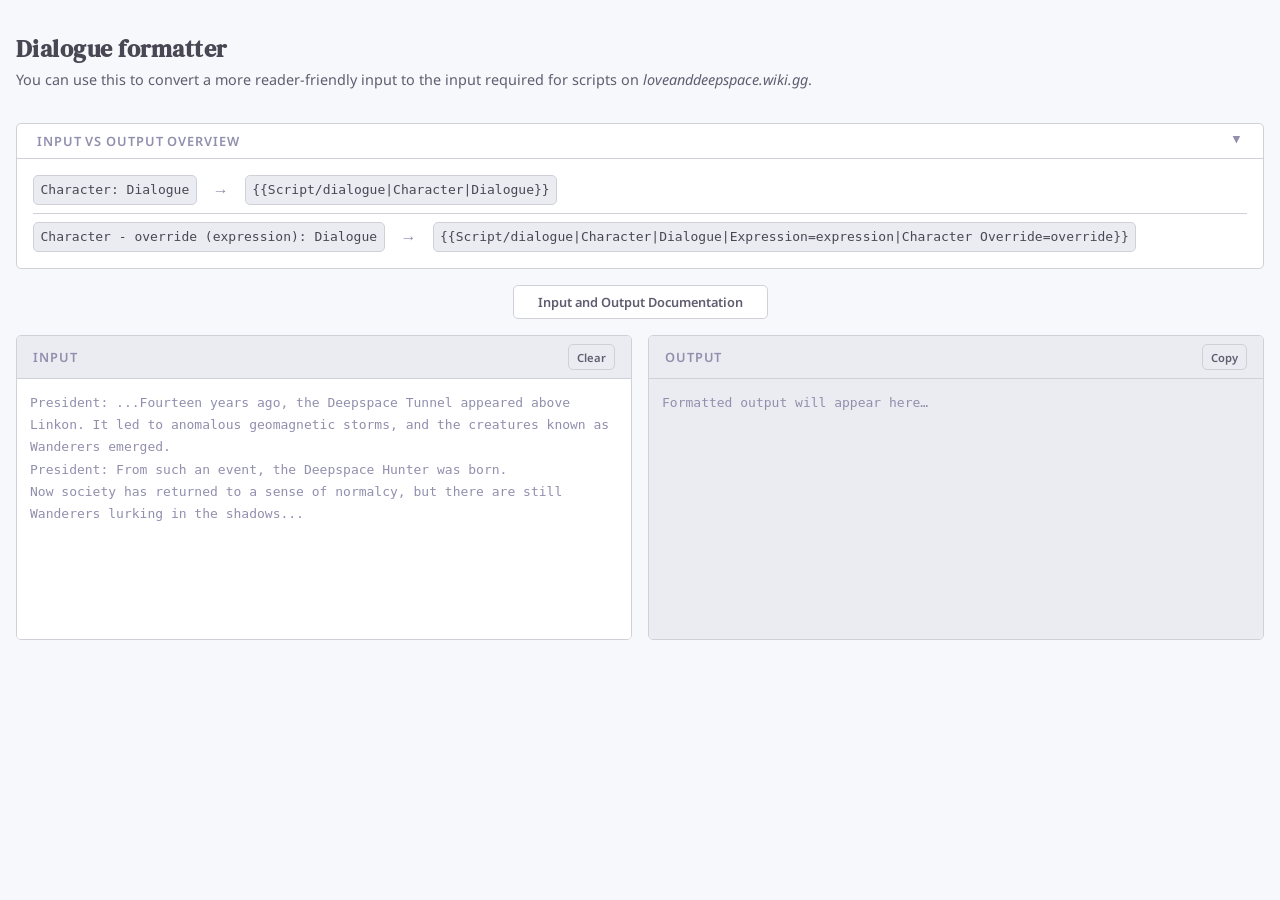
<file: index.html>
<!DOCTYPE html>
<html lang="en">
<head>
    <meta charset="UTF-8">
    <meta name="viewport" content="width=device-width, initial-scale=1.0">
    <title>loveanddeepspace.wiki.gg Script Formatter</title>
    <link rel="stylesheet" href="style.css">
</head>
<body>
<div class="container">

    <header>
        <h1>Dialogue formatter</h1>
        <p>You can use this to convert a more reader-friendly input to the input required for scripts on <i>loveanddeepspace.wiki.gg</i>.</p>
    </header>

    <details class="formats-box" open>
        <summary class="formats-toggle">
            <h2>INPUT VS OUTPUT OVERVIEW</h2>
            <span class="formats-chevron">&#9650;</span>
        </summary>
        <div class="formats-body">
            <div class="format-row">
                <code>Character: Dialogue</code>
                <span class="arrow">&#8594;</span>
                <code>{{Script/dialogue|Character|Dialogue}}</code>
            </div>
            <div class="format-row">
                <code>Character - override (expression): Dialogue</code>
                <span class="arrow">&#8594;</span>
                <code>{{Script/dialogue|Character|Dialogue|Expression=expression|Character Override=override}}</code>
            </div>
        </div>
    </details>

    <div class="docs-link-wrapper">
        <a href="docs/index.html" class="panel-action">
            Input and Output Documentation
        </a>
    </div>

    <div class="cols">
        <div class="panel">
            <div class="panel-header">
                <span class="panel-title">Input</span>
                <button class="panel-action" onclick="clearInput()">Clear</button>
            </div>
            <div class="input-wrap" style="background: var(--surface);">
                <div id="input-backdrop" class="input-backdrop"></div>
                <textarea id="input" placeholder="President: ...Fourteen years ago, the Deepspace Tunnel appeared above Linkon. It led to anomalous geomagnetic storms, and the creatures known as Wanderers emerged.&#10;President: From such an event, the Deepspace Hunter was born.&#10;Now society has returned to a sense of normalcy, but there are still Wanderers lurking in the shadows..."></textarea>
            </div>
        </div>
        <div class="panel">
            <div class="panel-header">
                <span class="panel-title">Output</span>
                <button class="panel-action" id="copy-btn" onclick="copyOutput()">Copy</button>
            </div>
            <div id="output" class="output-div readonly" placeholder="Formatted script will appear here."></div>
        </div>
    </div>

    <div class="status" id="status"></div>

</div>

<script src="script.js"></script>
</body>
</html>
</file>
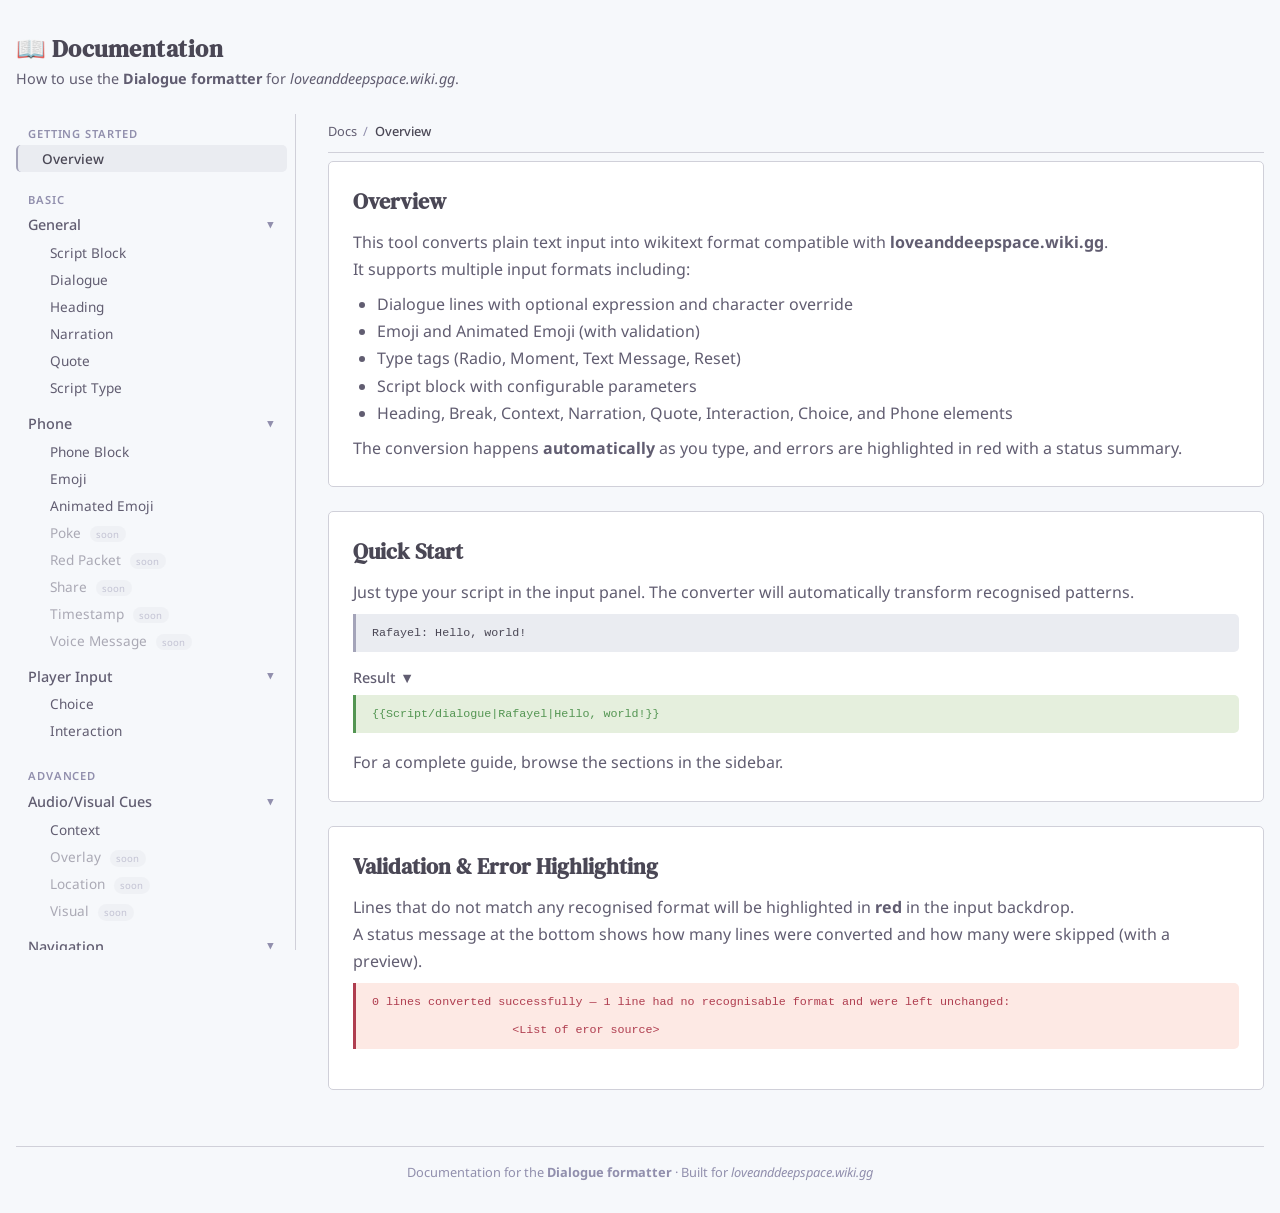
<file: docs/index.html>
<!DOCTYPE html>
<html lang="en">
<head>
    <meta charset="UTF-8">
    <meta name="viewport" content="width=device-width, initial-scale=1.0">
    <title>Getting Started · Documentation · loveanddeepspace.wiki.gg Script Formatter</title>
    <link rel="stylesheet" href="../style.css">
</head>
<body>
<div class="container">

    <header style="margin-bottom: 1.5rem; display: flex; align-items: center; gap: 0.75rem; flex-wrap: wrap;">
        <button class="hamburger-btn" id="hamburgerBtn" aria-label="Toggle navigation">☰</button>
        <div>
            <h1 style="font-size: 1.5rem; margin-bottom: 0;">📖 Documentation</h1>
            <p style="font-size: 0.9rem; color: var(--text-2); margin-top: 0.1rem;">How to use the <strong>Dialogue formatter</strong> for <i>loveanddeepspace.wiki.gg</i>.</p>
        </div>
    </header>

    <div class="docs-wrapper" id="docsWrapper">

        <div class="sidebar-overlay" id="sidebarOverlay"></div>

        <nav class="docs-sidebar" id="docsSidebar" aria-label="Navigation">

            <div class="sidebar-group-label">Getting Started</div>
            <a href="index.html" class="sidebar-link active">Overview</a>

            <div class="sidebar-group-label">Basic</div>

            <details class="sidebar-category" open>
                <summary>General</summary>
                <div class="category-links">
                    <a href="general_formats.html#script-block" class="sidebar-link sub">Script Block</a>
                    <a href="general_formats.html#dialogue" class="sidebar-link sub">Dialogue</a>
                    <a href="general_formats.html#heading" class="sidebar-link sub">Heading</a>
                    <a href="general_formats.html#narration" class="sidebar-link sub">Narration</a>
                    <a href="general_formats.html#quote" class="sidebar-link sub">Quote</a>
                    <a href="general_formats.html#script-type" class="sidebar-link sub">Script Type</a>
                </div>
            </details>

            <details class="sidebar-category" open>
                <summary>Phone</summary>
                <div class="category-links">
                    <a href="phone_formats.html#phone-block" class="sidebar-link sub">Phone Block</a>
                    <a href="phone_formats.html#emoji" class="sidebar-link sub">Emoji</a>
                    <a href="phone_formats.html#animated-emoji" class="sidebar-link sub">Animated Emoji</a>
                    <a href="phone_formats.html#poke" class="sidebar-link sub coming-soon">Poke <span class="badge">soon</span></a>
                    <a href="phone_formats.html#red-packet" class="sidebar-link sub coming-soon">Red Packet <span class="badge">soon</span></a>
                    <a href="phone_formats.html#share" class="sidebar-link sub coming-soon">Share <span class="badge">soon</span></a>
                    <a href="phone_formats.html#timestamp" class="sidebar-link sub coming-soon">Timestamp <span class="badge">soon</span></a>
                    <a href="phone_formats.html#voice-message" class="sidebar-link sub coming-soon">Voice Message <span class="badge">soon</span></a>
                </div>
            </details>

            <details class="sidebar-category" open>
                <summary>Player Input</summary>
                <div class="category-links">
                    <a href="input_formats.html#choice" class="sidebar-link sub">Choice</a>
                    <a href="input_formats.html#interaction" class="sidebar-link sub">Interaction</a>
                </div>
            </details>

            <div class="sidebar-group-label">Advanced</div>

            <details class="sidebar-category" open>
                <summary>Audio/Visual Cues</summary>
                <div class="category-links">
                    <a href="cues_formats.html#context" class="sidebar-link sub">Context</a>
                    <a href="cues_formats.html#overlay" class="sidebar-link sub coming-soon">Overlay <span class="badge">soon</span></a>
                    <a href="cues_formats.html#location" class="sidebar-link sub coming-soon">Location <span class="badge">soon</span></a>
                    <a href="cues_formats.html#visual" class="sidebar-link sub coming-soon">Visual <span class="badge">soon</span></a>
                </div>
            </details>

            <details class="sidebar-category" open>
                <summary>Navigation</summary>
                <div class="category-links">
                    <a href="navigation_formats.html#id" class="sidebar-link sub coming-soon">ID <span class="badge">soon</span></a>
                    <a href="navigation_formats.html#break" class="sidebar-link sub">Break</a>
                </div>
            </details>

            <div style="margin-top: 1rem; padding-top: 0.5rem; border-top: 1px solid var(--border);">
                <a href="../index.html" class="sidebar-link" style="font-weight: 500;">← Back to formatter</a>
            </div>
        </nav>

        <main class="docs-content">
            <div class="breadcrumb">
                <a href="index.html">Docs</a>
                <span class="separator">/</span>
                <span class="current">Overview</span>
            </div>

            <section class="doc-section">
                <h2>Overview</h2>
                <p>This tool converts plain text input into wikitext format compatible with <strong>loveanddeepspace.wiki.gg</strong>.</p>
                <p>It supports multiple input formats including:</p>
                <ul>
                    <li>Dialogue lines with optional expression and character override</li>
                    <li>Emoji and Animated Emoji (with validation)</li>
                    <li>Type tags (Radio, Moment, Text Message, Reset)</li>
                    <li>Script block with configurable parameters</li>
                    <li>Heading, Break, Context, Narration, Quote, Interaction, Choice, and Phone elements</li>
                </ul>
                <p>The conversion happens <strong>automatically</strong> as you type, and errors are highlighted in red with a status summary.</p>
            </section>

            <section class="doc-section">
                <h2>Quick Start</h2>
                <p>Just type your script in the input panel. The converter will automatically transform recognised patterns.</p>
                <div class="example">Rafayel: Hello, world!</div>
                <div class="result-label">Result ▼</div>
                <div class="example-result">{{Script/dialogue|Rafayel|Hello, world!}}</div>
                <p style="margin-top: 0.5rem;">For a complete guide, browse the sections in the sidebar.</p>
            </section>

            <section id="validation" class="doc-section">
                <h2>Validation &amp; Error Highlighting</h2>
                <p>Lines that do not match any recognised format will be highlighted in <strong>red</strong> in the input backdrop.</p>
                <p>A status message at the bottom shows how many lines were converted and how many were skipped (with a preview).</p>
                <div class="example" style="background:var(--warning-bg); color:var(--warning); border-left-color:var(--warning);">0 lines converted successfully — 1 line had no recognisable format and were left unchanged:<br>
                    &lt;List of eror source&gt;</div>
            </section>
        </main>
    </div>

    <footer class="docs-footer">
        <p>Documentation for the <strong>Dialogue formatter</strong> · Built for <i>loveanddeepspace.wiki.gg</i></p>
    </footer>

</div>

<script src="docs.js"></script>
</body>
</html>
</file>
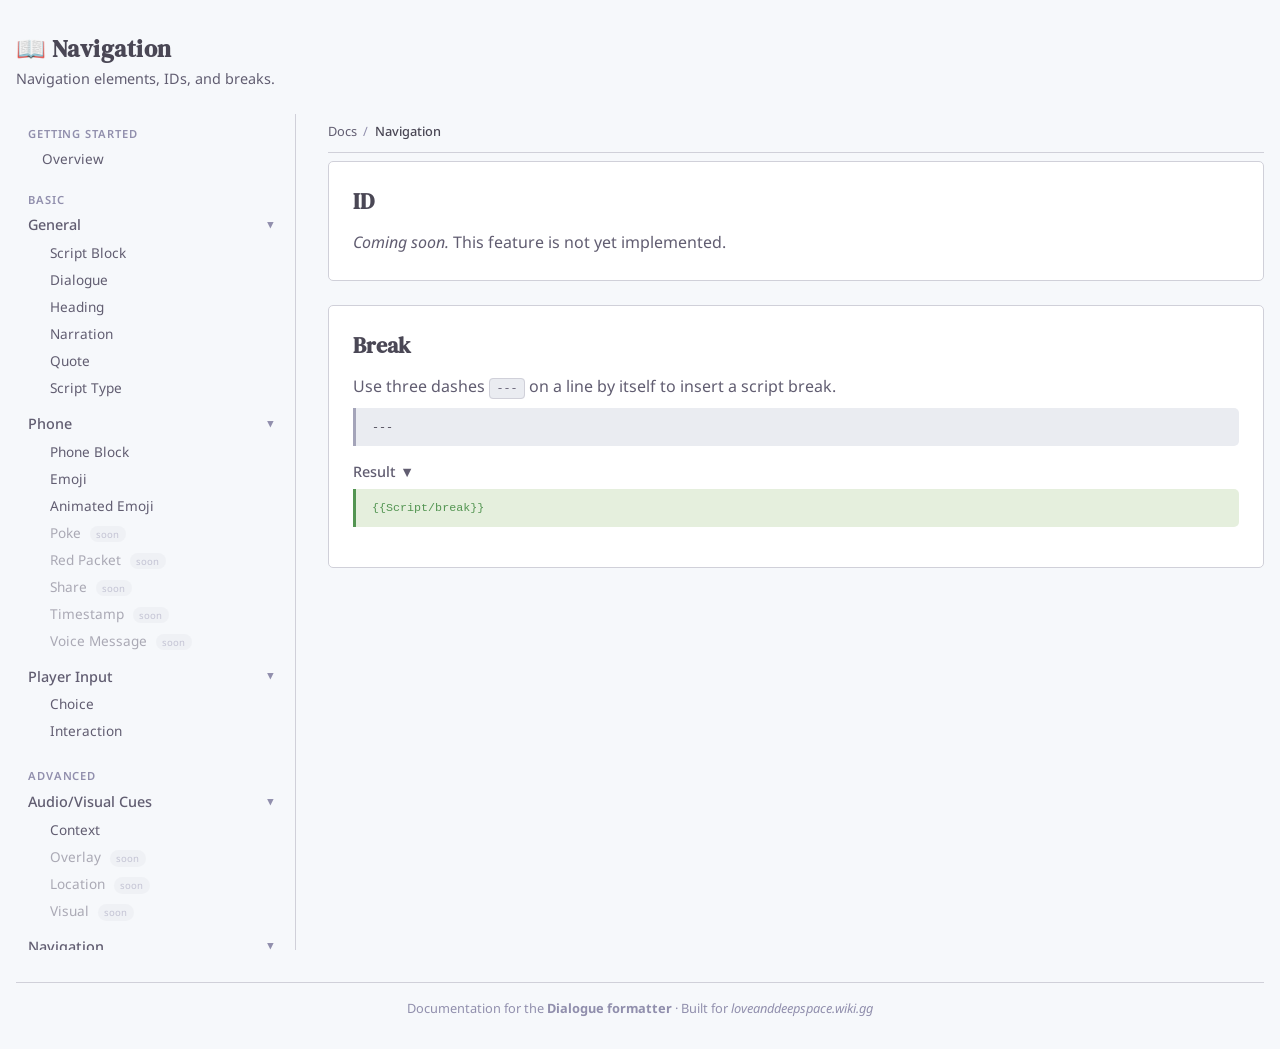
<file: docs/navigation_formats.html>
<!DOCTYPE html>
<html lang="en">
<head>
    <meta charset="UTF-8">
    <meta name="viewport" content="width=device-width, initial-scale=1.0">
    <title>Navigation · Documentation · loveanddeepspace.wiki.gg Script Formatter</title>
    <link rel="stylesheet" href="../style.css">
</head>
<body>
<div class="container">

    <header style="margin-bottom: 1.5rem; display: flex; align-items: center; gap: 0.75rem; flex-wrap: wrap;">
        <button class="hamburger-btn" id="hamburgerBtn" aria-label="Toggle navigation">☰</button>
        <div>
            <h1 style="font-size: 1.5rem; margin-bottom: 0;">📖 Navigation</h1>
            <p style="font-size: 0.9rem; color: var(--text-2); margin-top: 0.1rem;">Navigation elements, IDs, and breaks.</p>
        </div>
    </header>

    <div class="docs-wrapper" id="docsWrapper">

        <div class="sidebar-overlay" id="sidebarOverlay"></div>

        <nav class="docs-sidebar" id="docsSidebar" aria-label="Navigation">
            <div class="sidebar-group-label">Getting Started</div>
            <a href="index.html" class="sidebar-link">Overview</a>

            <div class="sidebar-group-label">Basic</div>

            <details class="sidebar-category" open>
                <summary>General</summary>
                <div class="category-links">
                    <a href="general_formats.html#script-block" class="sidebar-link sub">Script Block</a>
                    <a href="general_formats.html#dialogue" class="sidebar-link sub">Dialogue</a>
                    <a href="general_formats.html#heading" class="sidebar-link sub">Heading</a>
                    <a href="general_formats.html#narration" class="sidebar-link sub">Narration</a>
                    <a href="general_formats.html#quote" class="sidebar-link sub">Quote</a>
                    <a href="general_formats.html#script-type" class="sidebar-link sub">Script Type</a>
                </div>
            </details>

            <details class="sidebar-category" open>
                <summary>Phone</summary>
                <div class="category-links">
                    <a href="phone_formats.html#phone-block" class="sidebar-link sub">Phone Block</a>
                    <a href="phone_formats.html#emoji" class="sidebar-link sub">Emoji</a>
                    <a href="phone_formats.html#animated-emoji" class="sidebar-link sub">Animated Emoji</a>
                    <a href="phone_formats.html#poke" class="sidebar-link sub coming-soon">Poke <span class="badge">soon</span></a>
                    <a href="phone_formats.html#red-packet" class="sidebar-link sub coming-soon">Red Packet <span class="badge">soon</span></a>
                    <a href="phone_formats.html#share" class="sidebar-link sub coming-soon">Share <span class="badge">soon</span></a>
                    <a href="phone_formats.html#timestamp" class="sidebar-link sub coming-soon">Timestamp <span class="badge">soon</span></a>
                    <a href="phone_formats.html#voice-message" class="sidebar-link sub coming-soon">Voice Message <span class="badge">soon</span></a>
                </div>
            </details>

            <details class="sidebar-category" open>
                <summary>Player Input</summary>
                <div class="category-links">
                    <a href="input_formats.html#choice" class="sidebar-link sub">Choice</a>
                    <a href="input_formats.html#interaction" class="sidebar-link sub">Interaction</a>
                </div>
            </details>

            <div class="sidebar-group-label">Advanced</div>

            <details class="sidebar-category" open>
                <summary>Audio/Visual Cues</summary>
                <div class="category-links">
                    <a href="cues_formats.html#context" class="sidebar-link sub">Context</a>
                    <a href="cues_formats.html#overlay" class="sidebar-link sub coming-soon">Overlay <span class="badge">soon</span></a>
                    <a href="cues_formats.html#location" class="sidebar-link sub coming-soon">Location <span class="badge">soon</span></a>
                    <a href="cues_formats.html#visual" class="sidebar-link sub coming-soon">Visual <span class="badge">soon</span></a>
                </div>
            </details>

            <details class="sidebar-category" open>
                <summary>Navigation</summary>
                <div class="category-links">
                    <a href="navigation_formats.html#id" class="sidebar-link sub coming-soon">ID <span class="badge">soon</span></a>
                    <a href="navigation_formats.html#break" class="sidebar-link sub">Break</a>
                </div>
            </details>

            <div style="margin-top: 1rem; padding-top: 0.5rem; border-top: 1px solid var(--border);">
                <a href="../index.html" class="sidebar-link" style="font-weight: 500;">← Back to formatter</a>
            </div>
        </nav>

        <main class="docs-content">
            <div class="breadcrumb">
                <a href="index.html">Docs</a>
                <span class="separator">/</span>
                <span class="current" id="breadcrumbCurrent">Navigation</span>
            </div>

            <!-- ID -->
            <section id="id" class="doc-section">
                <h2>ID</h2>
                <p><em>Coming soon.</em> This feature is not yet implemented.</p>
            </section>

            <!-- Break -->
            <section id="break" class="doc-section">
                <h2>Break</h2>
                <p>Use three dashes <code>---</code> on a line by itself to insert a script break.</p>
                <div class="example">---</div>
                <div class="result-label">Result ▼</div>
                <div class="example-result">{{Script/break}}</div>
            </section>

        </main>
    </div>

    <footer class="docs-footer">
        <p>Documentation for the <strong>Dialogue formatter</strong> · Built for <i>loveanddeepspace.wiki.gg</i></p>
    </footer>

</div>

<script src="docs.js"></script>
</body>
</html>
</file>
<file: style.css>
@import url(https://fonts.googleapis.com/css2?family=DM+Serif+Text:ital@0;1&family=Noto+Sans:ital,wght@0,100..900;1,100..900&display=swap);

*, *::before, *::after {
  box-sizing: border-box;
  margin: 0;
  padding: 0;
}

:root {
  --bg: #f6f8fb;
  --surface: #ffffff;
  --surface-2: #eaecf1;
  --border: #d0d0d9;
  --border-hover: #a4a4b9;
  --text: #4a4755;
  --text-2: #615d71;
  --text-3: #918fad;
  --success: #539552;
  --success-bg: #e5efdd;
  --warning: #af3d4f;
  --warning-bg: #fde9e4;
  --mono: monospace;
  --sans: 'Noto Sans', sans-serif;
  --serif: 'DM Serif Text','Linux Libertine','Georgia','Times',serif;
  --radius: 5px;
  --link: #3b82f6;
  --link-hover: #2563eb;
  --sidebar-width: 280px;
  --header-height: 50px;
}

@media (prefers-color-scheme: dark) {
  :root {
    --bg: #1b1b21;
    --surface: #202027;
    --surface-2: #29292f;
    --border: #383841;
    --border-hover: #5c5c71;
    --text: #e5e4e9;
    --text-2: #a3a3a7;
    --text-3: #686371;
    --success: #5bba80;
    --success-bg: #142a1e;
    --warning: #bd7f8d;
    --warning-bg: #331515;
    --link: #60a5fa;
    --link-hover: #93bbfc;
  }
}

body {
  font-family: var(--sans);
  background: var(--bg);
  color: var(--text);
  min-height: 100vh;
  padding: 2rem 1rem;
}

.container {
  max-width: 90em;
  margin: 0 auto;
}

header {
  margin-bottom: 2rem;
}
header h1 {
  font-size: 1.5em;
  letter-spacing: 0.02em;
  font-family: var(--serif);
}
header p {
  font-size: 0.9em;
  color: var(--text-2);
  margin-top: 0.2em;
  line-height: 1.6;
}

a {
  color: var(--link);
  text-decoration: none;
}
a:hover {
  color: var(--link-hover);
  text-decoration: underline;
}

::-webkit-scrollbar {
  width: 8px;
  height: 8px;
}
::-webkit-scrollbar-track {
  background: var(--surface-2);
  border-radius: 10px;
}
::-webkit-scrollbar-thumb {
  background: var(--border-hover);
  border-radius: 10px;
}
::-webkit-scrollbar-thumb:hover {
  background: var(--text-3);
}

* {
  scrollbar-width: thin;
  scrollbar-color: var(--border-hover) var(--surface-2);
}
textarea,
.output-div {
  scrollbar-width: thin;
  scrollbar-color: var(--border-hover) var(--surface-2);
}

.formats-box {
  background: var(--surface);
  border: 1px solid var(--border);
  border-radius: var(--radius);
  margin-bottom: 0.5rem;
  overflow: hidden;
}
.formats-toggle {
  display: flex;
  justify-content: space-between;
  align-items: center;
  padding: 0.5em 1.25em;
  cursor: pointer;
  user-select: none;
  list-style: none;
}
.formats-toggle::-webkit-details-marker {
  display: none;
}
.formats-toggle h2 {
  font-size: 0.8em;
  font-weight: 600;
  text-transform: uppercase;
  letter-spacing: 0.07em;
  color: var(--text-3);
  margin: 0;
}
.formats-chevron {
  font-size: 0.8em;
  color: var(--text-3);
  transition: transform 0.2s;
}
details[open] .formats-chevron {
  transform: rotate(180deg);
}
.formats-body {
  padding: 0.5rem 1rem;
  border-top: 1px solid var(--border);
}
.format-row {
  display: flex;
  align-items: center;
  gap: 1em;
  font-size: 1em;
  padding: 0.5em 0;
  border-top: 1px solid var(--border);
}
.format-row:first-of-type {
  border-top: none;
}
.format-row code {
  font-family: var(--mono);
  background: var(--surface-2);
  border: 1px solid var(--border);
  border-radius: 5px;
  padding: 0.5em;
  white-space: normal;
  word-break: break-word;
}
.arrow {
  color: var(--text-3);
  flex-shrink: 0;
}

.cols {
  display: grid;
  grid-template-columns: minmax(0,1fr) minmax(0,1fr);
  gap: 1em;
  margin-top: 0.25rem;
  align-items: start;
}
@media (max-width: 900px) {
  .cols {
    grid-template-columns: 1fr;
  }
}

.panel {
  background: var(--surface);
  border: 1px solid var(--border);
  border-radius: var(--radius);
  overflow: hidden;
}
.panel-header {
  display: flex;
  justify-content: space-between;
  align-items: center;
  padding: 0.5em 1em;
  border-bottom: 1px solid var(--border);
  background: var(--surface-2);
}
.panel-title {
  font-size: 0.8em;
  font-weight: 600;
  text-transform: uppercase;
  letter-spacing: 0.07em;
  color: var(--text-3);
}
.panel-action {
  font-size: 0.7em;
  color: var(--text-2);
  cursor: pointer;
  background: none;
  border: 1px solid var(--border);
  border-radius: 5px;
  padding: 0.4em 0.7em;
  font-family: var(--sans);
  transition: all 0.12s;
  font-weight: 600;
}
.panel-action:hover {
  border-color: var(--border-hover);
  color: var(--text);
}
.panel-action.success {
  color: var(--success);
  border-color: var(--success);
}

.docs-link-wrapper {
  text-align: center;
  padding: 0.5rem 0 0.75rem;
}
.docs-link-wrapper .panel-action {
  display: inline-block;
  padding: 0.45rem 1.5rem;
  font-size: 0.8rem;
  font-weight: 600;
  text-decoration: none;
  color: var(--text-2);
  background: var(--surface);
  border: 1px solid var(--border);
  transition: all 0.15s ease;
  cursor: pointer;
  font-family: var(--sans);
  white-space: nowrap;
}
.docs-link-wrapper .panel-action:hover {
  border-color: var(--border-hover);
  color: var(--text);
  background: var(--surface-2);
}
@media (max-width: 500px) {
  .docs-link-wrapper .panel-action {
    font-size: 0.7rem;
    padding: 0.35rem 1rem;
    white-space: normal;
  }
}

.input-wrap {
  position: relative;
}
.input-backdrop {
  position: absolute;
  top: 0;
  left: 0;
  right: 0;
  bottom: 0;
  padding: 1em;
  font-family: var(--mono);
  line-height: 1.7;
  color: transparent;
  white-space: pre-wrap;
  word-wrap: break-word;
  overflow-y: auto;
  pointer-events: none;
}
.input-backdrop .bad {
  background: #ffd5d5;
}
@media (prefers-color-scheme: dark) {
  .input-backdrop .bad {
    background: #4a1a1a;
  }
}

textarea {
  display: block;
  position: relative;
  width: 100%;
  min-height: 20em;
  border: none;
  outline: none;
  resize: none;
  padding: 1em;
  font-family: var(--mono);
  line-height: 1.7;
  color: var(--text);
  background: transparent;
  z-index: 1;
  font-size: 1em;
}
textarea::placeholder {
  color: var(--text-3);
}

.output-div {
  display: block;
  width: 100%;
  min-height: 20em;
  padding: 1em;
  font-family: var(--mono);
  line-height: 1.7;
  color: var(--text);
  background: var(--surface-2);
  overflow-y: auto;
}
.output-div .line {
  display: block;
  white-space: pre-wrap;
  word-break: break-all;
}
.output-div .line-skip {
  background: var(--warning-bg);
  color: var(--warning);
  border-radius: 3px;
}
.output-div .placeholder {
  color: var(--text-3);
}

.status {
  margin-top: 1rem;
  padding: 1em;
  border-radius: var(--radius);
  line-height: 1.6;
  font-size: 0.9em;
  display: none;
}
.status.show {
  display: block;
}
.status.ok {
  background: var(--success-bg);
  color: var(--success);
  border: 1px solid color-mix(in srgb, var(--success) 25%, transparent);
}
.status.warning {
  background: var(--warning-bg);
  color: var(--warning);
  border: 1px solid color-mix(in srgb, var(--warning) 25%, transparent);
}
.status .skipped-list {
  margin-top: 0.2em;
  font-family: var(--mono);
  opacity: 0.8;
}

.docs-wrapper {
  display: flex;
  gap: 2rem;
  max-width: 90em;
  margin: 0 auto;
  align-items: flex-start;
  position: relative;
}

.docs-sidebar {
  flex: 0 0 var(--sidebar-width);
  width: var(--sidebar-width);
  position: sticky;
  top: 1rem;
  max-height: calc(100vh - 4rem);
  overflow-y: auto;
  padding-right: 0.5rem;
  padding-bottom: 1rem;
  border-right: 1px solid var(--border);
  transition: transform 0.3s ease;
  background: var(--bg);
  z-index: 100;
}
.docs-sidebar::-webkit-scrollbar {
  width: 4px;
}
.docs-sidebar::-webkit-scrollbar-thumb {
  background: var(--border-hover);
  border-radius: 10px;
}

.sidebar-group-label {
  font-size: 0.7rem;
  font-weight: 600;
  text-transform: uppercase;
  letter-spacing: 0.08em;
  color: var(--text-3);
  padding: 0.75rem 0.75rem 0.25rem;
  margin-top: 0.5rem;
}
.sidebar-group-label:first-of-type {
  margin-top: 0;
}

.sidebar-category {
  margin-bottom: 0.25rem;
  border: none;
  background: transparent;
}
.sidebar-category summary {
  padding: 0.3rem 0.75rem;
  cursor: pointer;
  list-style: none;
  font-weight: 500;
  color: var(--text-2);
  border-radius: var(--radius);
  display: flex;
  justify-content: space-between;
  align-items: center;
  font-size: 0.9rem;
}
.sidebar-category summary::-webkit-details-marker {
  display: none;
}
.sidebar-category summary::after {
  content: "▸";
  font-size: 0.8rem;
  transition: transform 0.2s;
  color: var(--text-3);
}
.sidebar-category[open] summary::after {
  transform: rotate(90deg);
}
.sidebar-category summary:hover {
  background: var(--surface-2);
}
.sidebar-category .category-links {
  padding-left: 0.5rem;
  padding-bottom: 0.25rem;
}

.sidebar-link {
  display: block;
  padding: 0.25rem 0.75rem 0.25rem 1.5rem;
  border-radius: var(--radius);
  color: var(--text-2);
  text-decoration: none;
  font-size: 0.85rem;
  transition: all 0.1s;
  border-left: 2px solid transparent;
}
.sidebar-link:hover {
  background: var(--surface-2);
  color: var(--text);
}
.sidebar-link.active {
  background: var(--surface-2);
  color: var(--text);
  border-left-color: var(--border-hover);
  font-weight: 500;
}
.sidebar-link.coming-soon {
  opacity: 0.5;
  cursor: default;
}
.sidebar-link.coming-soon:hover {
  background: transparent;
  color: var(--text-2);
}
.sidebar-link .badge {
  font-size: 0.6rem;
  background: var(--surface-2);
  padding: 0.1rem 0.4rem;
  border-radius: 10px;
  color: var(--text-3);
  margin-left: 0.3rem;
}

.hamburger-btn {
  display: none;
  background: none;
  border: 1px solid var(--border);
  border-radius: var(--radius);
  padding: 0.4rem 0.7rem;
  cursor: pointer;
  font-size: 1.2rem;
  color: var(--text-2);
  transition: all 0.12s;
  margin-right: 0.5rem;
}
.hamburger-btn:hover {
  background: var(--surface-2);
  border-color: var(--border-hover);
}
.hamburger-btn:active {
  transform: scale(0.95);
}

.sidebar-overlay {
  display: none;
  position: fixed;
  top: 0;
  left: 0;
  right: 0;
  bottom: 0;
  background: rgba(0,0,0,0.3);
  z-index: 99;
}
.sidebar-overlay.active {
  display: block;
}

.breadcrumb {
  display: flex;
  align-items: center;
  gap: 0.4rem;
  font-size: 0.8rem;
  color: var(--text-3);
  padding-bottom: 0.75rem;
  margin-bottom: 0.5rem;
  border-bottom: 1px solid var(--border);
  flex-wrap: wrap;
}
.breadcrumb a {
  color: var(--text-2);
  text-decoration: none;
}
.breadcrumb a:hover {
  color: var(--text);
  text-decoration: underline;
}
.breadcrumb .separator {
  color: var(--text-3);
  user-select: none;
}
.breadcrumb .current {
  color: var(--text);
  font-weight: 500;
}

.docs-content {
  flex: 1;
  min-width: 0;
  padding-top: 0.5rem;
}
.docs-content .doc-section {
  background: var(--surface);
  border: 1px solid var(--border);
  border-radius: var(--radius);
  padding: 1.5rem;
  margin-bottom: 1.5rem;
  scroll-margin-top: 1rem;
}
.docs-content .doc-section h2 {
  font-size: 1.4rem;
  margin-bottom: 0.75rem;
  font-family: var(--serif);
}
.docs-content .doc-section h3 {
  font-size: 1.1rem;
  margin: 1.2rem 0 0.5rem;
  font-weight: 600;
}
.docs-content .doc-section p,
.docs-content .doc-section li {
  color: var(--text-2);
  line-height: 1.7;
}
.docs-content .doc-section ul {
  padding-left: 1.5rem;
  margin: 0.5rem 0;
}
.docs-content .doc-section code {
  font-family: var(--mono);
  background: var(--surface-2);
  border: 1px solid var(--border);
  border-radius: 4px;
  padding: 0.15rem 0.4rem;
  font-size: 0.9em;
}
.docs-content .doc-section .example {
  background: var(--surface-2);
  border-left: 3px solid var(--border-hover);
  padding: 0.75rem 1rem;
  margin: 0.5rem 0 1rem;
  border-radius: 0 var(--radius) var(--radius) 0;
  font-family: var(--mono);
  font-size: 0.9em;
  white-space: pre-wrap;
  word-break: break-word;
}
.docs-content .doc-section .example-result {
  background: var(--success-bg);
  border-left: 3px solid var(--success);
  padding: 0.75rem 1rem;
  margin: 0.5rem 0 1rem;
  border-radius: 0 var(--radius) var(--radius) 0;
  font-family: var(--mono);
  font-size: 0.9em;
  white-space: pre-wrap;
  word-break: break-word;
  color: var(--success);
}
.docs-content .doc-section .note {
  background: var(--warning-bg);
  color: var(--warning);
  padding: 0.75rem 1rem;
  border-radius: var(--radius);
  border: 1px solid color-mix(in srgb, var(--warning) 25%, transparent);
  margin: 0.5rem 0;
}
.docs-content .doc-section .note li {
  color: var(--warning);
}
.docs-content .result-label {
  font-weight: 500;
  color: var(--text-2);
  margin: 0.5rem 0 0.25rem;
  font-size: 0.9rem;
}
.docs-content .back-link {
  display: inline-block;
  margin-top: 1rem;
  color: var(--text-2);
  text-decoration: none;
  font-weight: 500;
}
.docs-content .back-link:hover {
  color: var(--text);
  text-decoration: underline;
}
.docs-footer {
  margin-top: 2rem;
  text-align: center;
  font-size: 0.8rem;
  color: var(--text-3);
  border-top: 1px solid var(--border);
  padding-top: 1rem;
}

.doc-section table {
  width: 100%;
  border-collapse: collapse;
  margin: 0.5rem 0 1rem;
  font-size: 0.9rem;
}
.doc-section table th,
.doc-section table td {
  border: 1px solid var(--border);
  padding: 0.5rem 0.75rem;
  text-align: left;
  vertical-align: top;
}
.doc-section table th {
  background: var(--surface-2);
  font-weight: 600;
  color: var(--text-2);
}
.doc-section table td code {
  background: var(--surface-2);
  border: 1px solid var(--border);
  border-radius: 4px;
  padding: 0.15rem 0.4rem;
  font-size: 0.85em;
}

.doc-section table.emoji {
  width: 100%;
  border-collapse: collapse;
  margin: 0.5rem 0 1rem;
  font-size: 0.9rem;
  table-layout: fixed;
}
.doc-section table.emoji th,
.doc-section table.emoji td {
  border: 1px solid var(--border);
  padding: 0.4rem 0.3rem;
  text-align: center;
  vertical-align: middle;
  width: 25%;
}
.doc-section table.emoji th {
  background: var(--surface-2);
  font-weight: 600;
  color: var(--text-2);
}
.doc-section table.emoji td code {
  background: var(--surface-2);
  border: 1px solid var(--border);
  border-radius: 4px;
  padding: 0.15rem 0.4rem;
  font-size: 0.85em;
}
.doc-section table.emoji td img {
  display: block;
  margin: 0 auto;
  max-width: 48px;
  height: auto;
  image-rendering: pixelated;
}
.doc-section table.emoji td:empty {
  background: transparent;
  border: none;
}

.doc-section details {
  margin: 0.5rem 0;
  border: 1px solid var(--border);
  border-radius: var(--radius);
  background: var(--surface);
}
.doc-section details summary {
  padding: 0.5rem 1rem;
  cursor: pointer;
  font-weight: 600;
  color: var(--text-2);
  list-style: none;
  display: flex;
  justify-content: space-between;
  align-items: center;
}
.doc-section details summary::-webkit-details-marker {
  display: none;
}
.doc-section details summary::after {
  content: "▸";
  transition: transform 0.2s;
}
.doc-section details[open] summary::after {
  transform: rotate(90deg);
}
.doc-section details summary:hover {
  background: var(--surface-2);
}
.doc-section details .details-content {
  padding: 0.5rem 1rem 1rem;
  border-top: 1px solid var(--border);
}

.emoji-list {
  columns: 4 160px;
  column-gap: 1rem;
  margin: 0.5rem 0 1rem;
  font-size: 0.85rem;
}
.emoji-list li {
  break-inside: avoid;
  padding: 0.1rem 0;
  list-style: none;
}
.emoji-list li::before {
  content: "• ";
  color: var(--text-3);
}
.animated-prefix {
  font-weight: 600;
  margin-top: 0.5rem;
}
.animated-prefix code {
  background: var(--surface-2);
  padding: 0.1rem 0.4rem;
  border-radius: 4px;
}
.doc-section h4 {
  margin-top: 1.2rem;
  margin-bottom: 0.3rem;
  font-weight: 600;
}

@media (max-width: 900px) {
  .hamburger-btn {
    display: inline-flex;
    align-items: center;
    justify-content: center;
  }
  .docs-sidebar {
    position: fixed;
    top: 0;
    left: 0;
    bottom: 0;
    transform: translateX(-110%);
    width: 300px;
    max-height: 100vh;
    padding: 1rem;
    border-right: 1px solid var(--border);
    background: var(--bg);
    z-index: 100;
    box-shadow: 0 0 20px rgba(0,0,0,0.1);
    overflow-y: auto;
  }
  .docs-sidebar.open {
    transform: translateX(0);
  }
  .sidebar-overlay.active {
    display: block;
  }
  .docs-wrapper {
    padding-top: 0;
  }
  .breadcrumb {
    font-size: 0.75rem;
  }
  .docs-content .doc-section {
    padding: 1rem;
  }
}

@media (max-width: 600px) {
  body {
    padding: 1rem 0.5rem;
  }
  .docs-sidebar {
    width: 280px;
  }
  .docs-content .doc-section {
    padding: 0.75rem;
  }
  .doc-section table.emoji td {
    padding: 0.2rem 0.1rem;
  }
  .doc-section table.emoji td img {
    max-width: 32px;
  }
}
</file>
